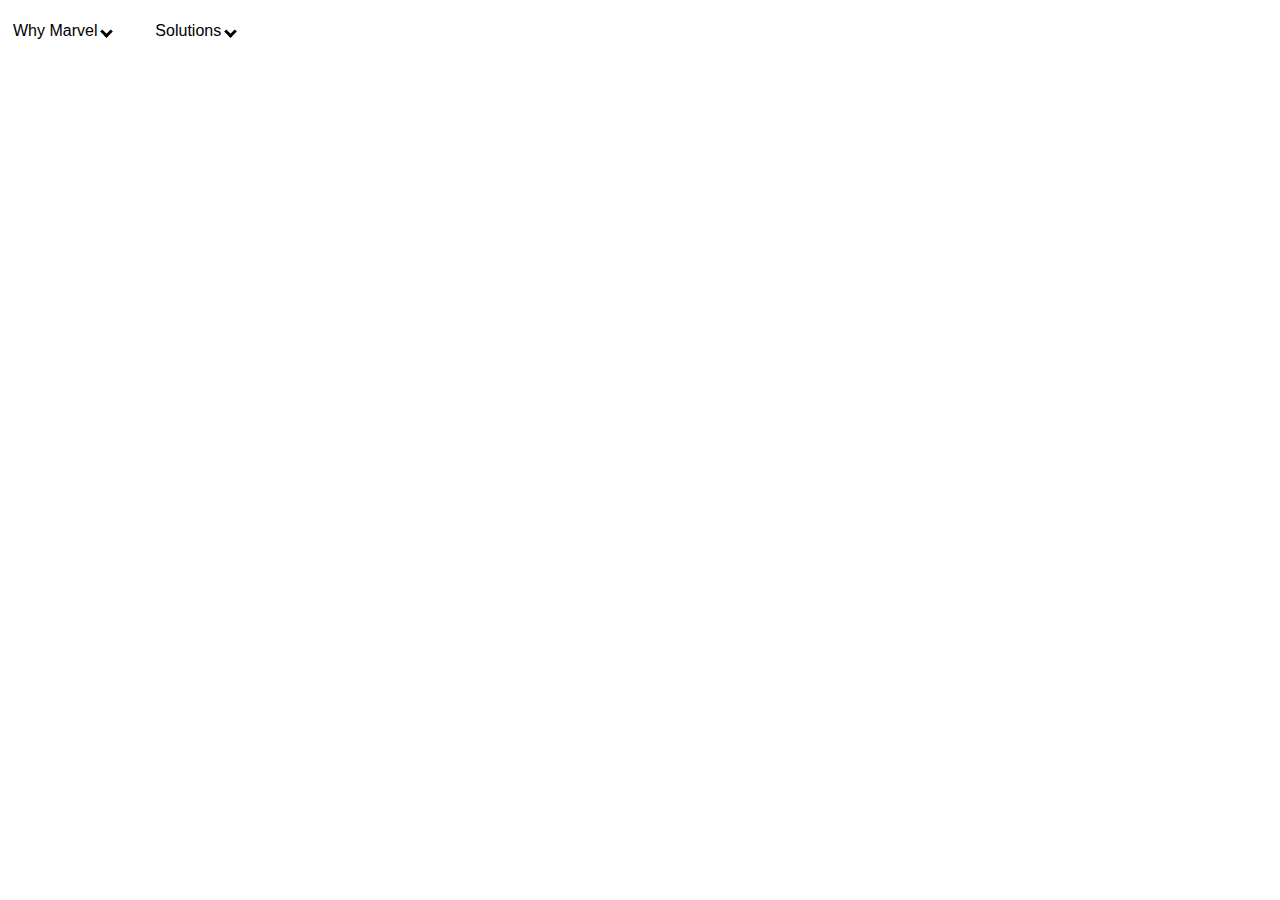
<file: marvelapp.html>
<html>
<head>
	<style> 
		body {
		  font-family: Arial, Helvetica, sans-serif;
		}
		header{height :50px;
				display : inline-block;}
		.navbar {
		  overflow: hidden;
		  background-color: white;
		  display:inline-block;
		}

		.dropdown-content text {
		  float: left;
		  font-size: 12px;
		  color: black;
		  text-align: center;
		  padding: 14px 16px;
		  text-decoration: none;
		}

		.dropdown {
		  overflow: hidden;
		}

		.dropdown .dropbtn {
		  display:inline-block;
		  font-size: 16px;  
		  border: none;
		  outline: none;
		  color: black;
		  padding: 14px 5px;
		  background-color: inherit;
		  font-family: inherit;
		  margin: 0;
		}

		.dropdown-content text:hover, .dropdown:hover .dropbtn { display:inline;
		}

		.dropdown-content {
		  display: none;
		  position: absolute;
		  background-color: #f9f9f9;
		  min-width: 160px;
		  box-shadow: 0px 8px 16px 0px rgba(0,0,0,0.2);
		  z-index: 1;
		}

		.dropdown-content text {
		  color: black;
		  float:left;
		  display: inline-block;
		  font-size : 15px;
		}

		.dropdown-content a:hover {
		  background-color: #ddd;
		}

		.dropdown:hover .dropdown-content {
		  display: block;
		}
		.down {
			  transform: rotate(45deg);
			  -webkit-transform: rotate(45deg);
			}
		i {
		  border: solid black;
		  border-width: 0 3px 3px 0;
		  display: inline-block;
		  padding: 3px;
		}

	</style>
</head>
<body>
	<header>
		<div class="navbar">
			<div class="dropdown">
				<button class="dropbtn">Why Marvel <i class="down"></i> </button>
				<div class="dropdown-content">
					<table>
						<tr>
							<td> <text> CORE FEATURES </text> </td>
							<td> <text> <B> More </B> </text> </td>
						</tr>
						<tr> 
							<td> <text> <B> Prototyping </B> </br>
									create interactive mockups </text> </td>
							<td> <text> <B> Wireframing </B> </text> </td>
						</tr>
						<tr> 
							<td> <text> <B> User Testing </B> </br>
									Validate designs at speed </text> </td> 
							<td> <text> <B> Design </B> </text> </td>
						</tr>
						<tr> 
							<td> <text> <B> Developer Handoff </B> </br>
									Automatic designs specs </text> </td> 
							<td> <text> <B> Collaboration </B> </text> </td>
						</tr>
						<tr> 
							<td> <text> <B> Integrations </B> </br>
									Power up for your workflow</text> </td>
							<td> <text> <B> Marvel for Sketch </B> </text> </td>
						</tr>
					</table>
				</div>
			</div>
		</div>
		<div class="navbar" style="margin-left:30px;">
			<div class="dropdown">
				<button class="dropbtn"> Solutions <i class="down"></i> </button>
				<div class="dropdown-content">
					<table>
						<tr> <td> <text> <B> INDUSTRIES </B> </text> </td> </tr>
						<tr> <td> <text> Finance </text> </td> </tr>
						<tr> <td> <text> Consultancies </text> </td> </tr>
						<tr> <td> <text> Agencies </text> </td> </tr>
					</table>
				</div>
			</div>
		</div>
	</header>
</body>

</html>
</file>
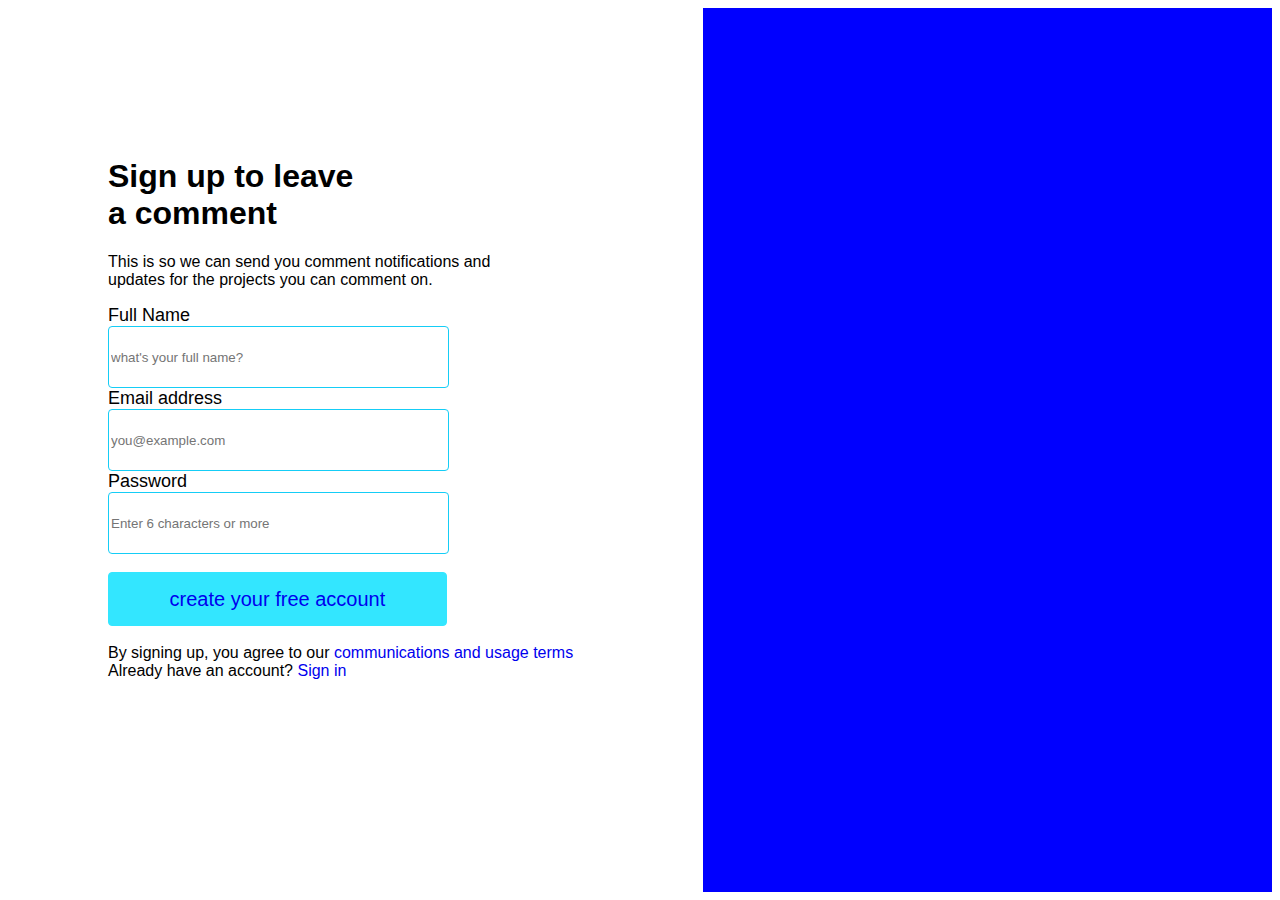
<file: registration.html>
<html> 
<head>
	<title> registration form </title>
	<style>
	body {
		  font-family: Arial, Helvetica, sans-serif;
		}
		.column {width : 45%;}
		h1 {margin-top :150px;}
		label { font-size : 18px;}
		input {
			   width : 60%;
			   height : 7%;
			   border-radius : 4px;
			   border : 1px solid #15CDF6;
			   }
		
		.text {box-sizing : content-box;
			  width : 55%;
			  text-align: center;
			  padding : 12px;
			  font-size : 20px;
			  background-color : #33E6FF;
			  border-radius : 4px;
			  border : 1px solid #33E6FF;
			  line-height : 1.4;
			  }
	</style>
</head>

<body>
	<div class ="row">
		<div class="column" style ="float:left; margin-left:100px;"> 
			<h1> Sign up to leave  </br> 
				  a comment</h1>
			<p> This is so we can send you comment notifications and <br>
				updates for the projects you can comment on. </p>
			<form>
				<label> Full Name </label> </br>
				<input type = "text" placeholder="what's your full name?"> </br>
				<label> Email address </label> </br>
				<input type = "email" placeholder="you@example.com"> </br> 
				<label> Password </label> </br>
				<input type = "password" placeholder = "Enter 6 characters or more">
				</br>
				<div> </br>
					<a href = "account.html" style = "text-decoration : none;">
						<div class = "text"> 
							 create your free account 
						</div>
					</a>
				</div>
				</br>
				<text> By signing up, you agree to our <a href = "t&c.html" style = "text-decoration : none;"> communications and usage terms </a> </br>
					   Already have an account? <a href="sign.html" style = "text-decoration : none;"> Sign in </a> </text>
			</form>
		</div>
		<div class="column" style ="background-color:blue; float : right; height : 100%; widht :100%;"> </div>
	</div>
</body>

 </html>
</file>
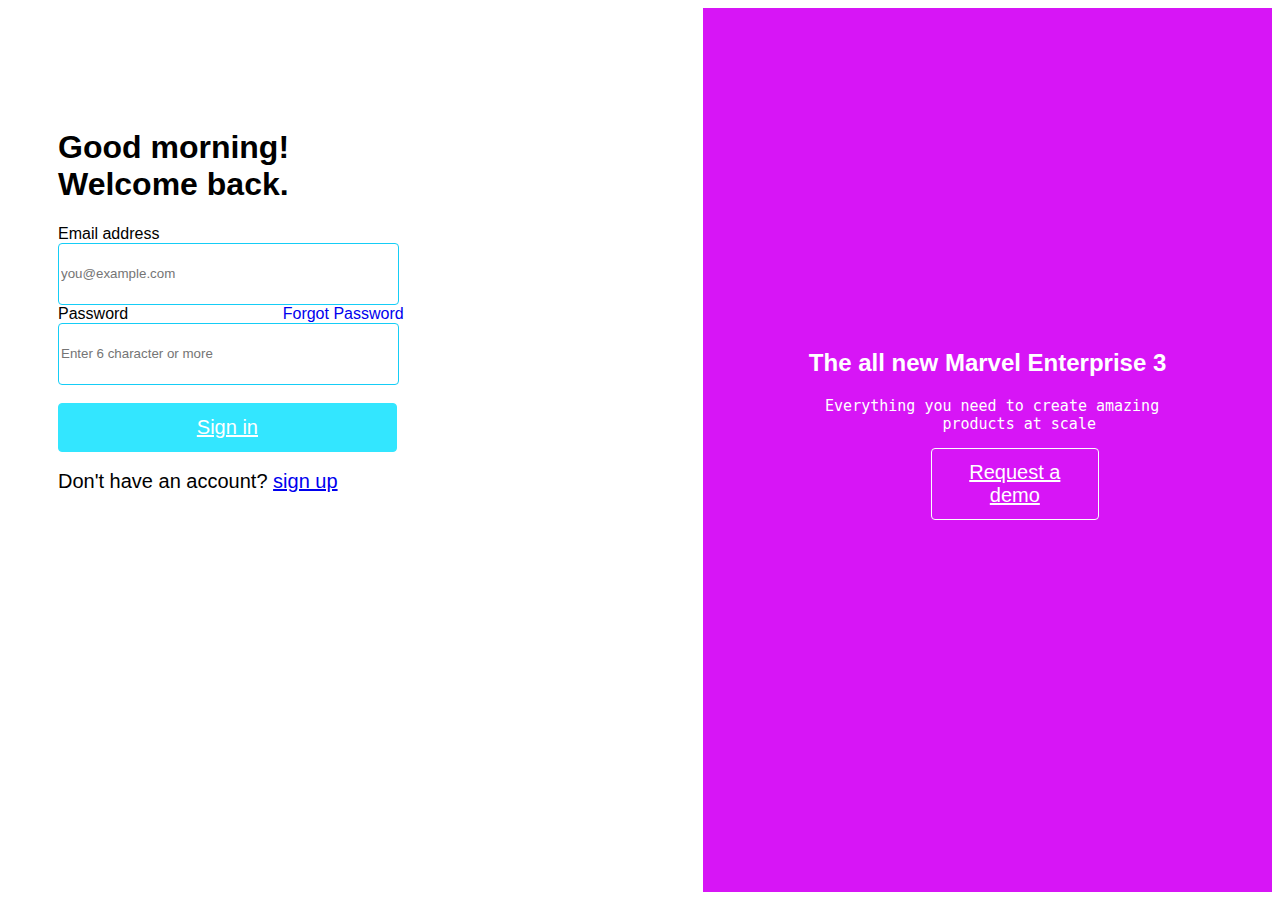
<file: sign.html>
<html> 
<head> 
	<title> sign in page </title>
	<style> 
		body {
			  font-family: Arial, Helvetica, sans-serif;
			}
		.column {width : 45%;
				margin-left : 50px;
				}
				
		input {
			   width : 60%;
			   height : 7%;
			   border-radius : 4px;
			   border : 1px solid #15CDF6;
			   }
			   
		.si {box-sizing : content-box;
			   width : 55%;
			   text-align: center;
			   padding : 12px;
			   font-size : 20px;
			   background-color : #33E6FF;
			  border-radius : 4px;
			  border : 1px solid #33E6FF;}
		h2 {color:white;
			margin-top:60%;
			}
		pre {font-size:15px;
			color:white;}
		.anc{box-sizing : content-box;
			 margin-left : 40%;
			 width : 25%;
			 text-align: center;
			 padding : 12px;
			 font-size : 20px;
			 border-radius : 4px;
			 border : 1px solid #FBFCFC;}
	</style>
</head>
<body>
	<div class="row">
		<div class="column" style="float:left;margin-top:100px;">
			<h1> Good morning! </br>
				 Welcome back.</h1>
			<label> Email address </label> </br>
			<input type="Email"placeholder="you@example.com"> </br>
			<label> Password </label>
			<a href ="forgot_pass.html" style = "margin-left:150px; text-decoration:none;"> Forgot Password </a> </br>
			<input type ="password" placeholder="Enter 6 character or more"> </br>
			<div> </br>
				<div class="si"> 
					<a href="" style="color:white;"> Sign in </a>
				</div>
			</div>
			</br>
			<text style="font-size:20px;"> Don't have an account? <a href="registration.html"> sign up </a> <text>
		</div>
		<div class="column" style="float:right; background-color:#D715F6; text-align:center;height:100%;">
			<h2> The all new Marvel Enterprise 3 </h2>
			<pre> Everything you need to create amazing
	products at scale </pre>
			<div class="anc">
				<a href="marvelapp.html" style="color:white;"> Request a demo </a>
			</div>
		</div>
	</div>
</body>

</html>
</file>
